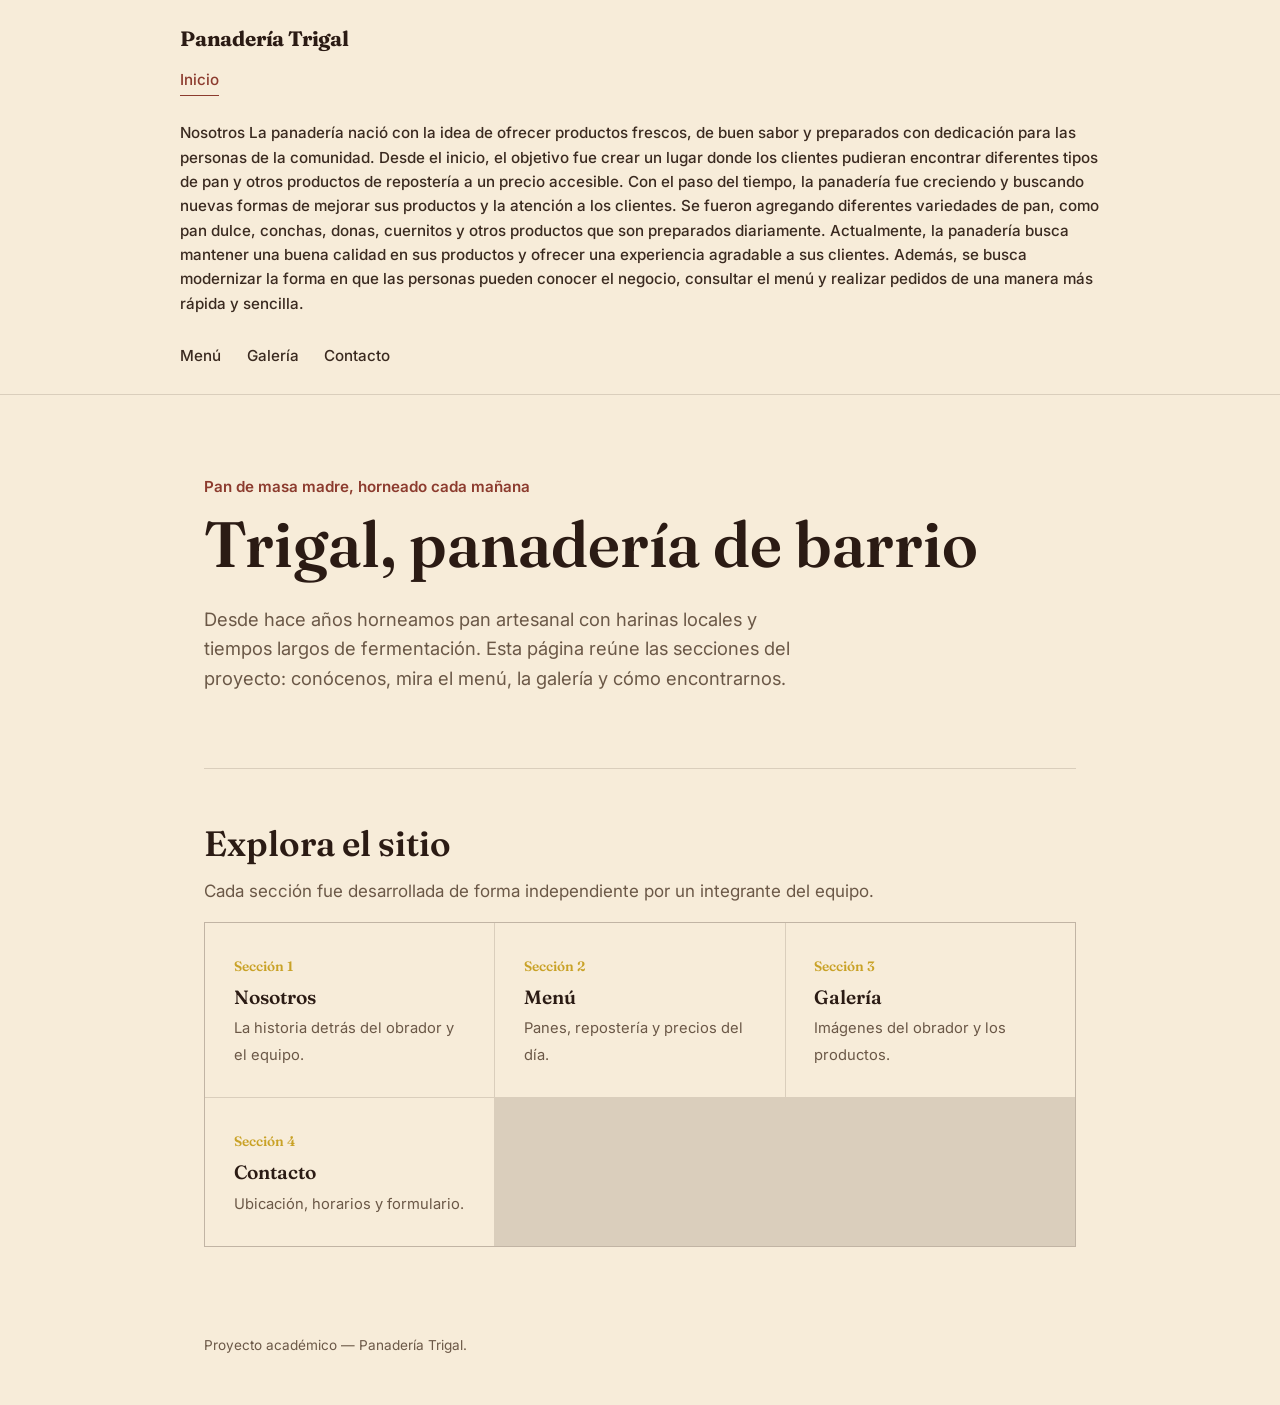
<file: index.html>
<!DOCTYPE html>
<html lang="es">
<head>
<meta charset="UTF-8">
<meta name="viewport" content="width=device-width, initial-scale=1.0">
<title>Panadería Trigal</title>
<link rel="stylesheet" href="css/styles.css">
</head>
<body>

<header class="site-header">
  <div class="nav-wrap">
    <a href="index.html" class="brand">Panadería Trigal</a>
    <nav class="site-nav">
      <a href="index.html" class="active">Inicio</a>
      <a href="seccion1/index.html">Nosotros

        La panadería nació con la idea de ofrecer productos frescos, de buen sabor y preparados con dedicación 
        para las personas de la comunidad. Desde el inicio, el objetivo fue crear un lugar donde los clientes pudieran
         encontrar diferentes tipos de pan y otros productos de repostería a un precio accesible.
Con el paso del tiempo, la panadería fue creciendo y buscando nuevas formas de mejorar sus productos y la atención
 a los clientes. Se fueron agregando diferentes variedades de pan, como pan dulce, conchas, donas, cuernitos y otros 
 productos que son preparados diariamente.
Actualmente, la panadería busca mantener una buena calidad en sus productos y ofrecer una experiencia
 agradable a sus clientes. Además, se busca modernizar la forma en que las personas pueden conocer el negocio, 
 consultar el menú y realizar pedidos de una manera más rápida y sencilla.
      </a>
      <a href="seccion2/index.html">Menú</a>
      <a href="seccion3/index.html">Galería</a>
      <a href="seccion4/index.html">Contacto</a>
    </nav>
  </div>
</header>

<main>

  <section class="hero">
    <p class="kicker">Pan de masa madre, horneado cada mañana</p>
    <h1>Trigal, panadería de barrio</h1>
    <p class="lead">Desde hace años horneamos pan artesanal con harinas locales y tiempos largos de fermentación. Esta página reúne las secciones del proyecto: conócenos, mira el menú, la galería y cómo encontrarnos.</p>
  </section>

  <section>
    <h2>Explora el sitio</h2>
    <p class="muted">Cada sección fue desarrollada de forma independiente por un integrante del equipo.</p>

    <div class="section-grid">
      <a class="section-card" href="seccion1/index.html">
        <span class="num">Sección 1</span>
        <h3>Nosotros</h3>
        <span class="desc">La historia detrás del obrador y el equipo.</span>
      </a>
      <a class="section-card" href="seccion2/index.html">
        <span class="num">Sección 2</span>
        <h3>Menú</h3>
        <span class="desc">Panes, repostería y precios del día.</span>
      </a>
      <a class="section-card" href="seccion3/index.html">
        <span class="num">Sección 3</span>
        <h3>Galería</h3>
        <span class="desc">Imágenes del obrador y los productos.</span>
      </a>
      <a class="section-card" href="seccion4/index.html">
        <span class="num">Sección 4</span>
        <h3>Contacto</h3>
        <span class="desc">Ubicación, horarios y formulario.</span>
      </a>
    </div>
  </section>

</main>

<footer class="site-footer">
  Proyecto académico — Panadería Trigal.
</footer>

</body>
</html>
</file>
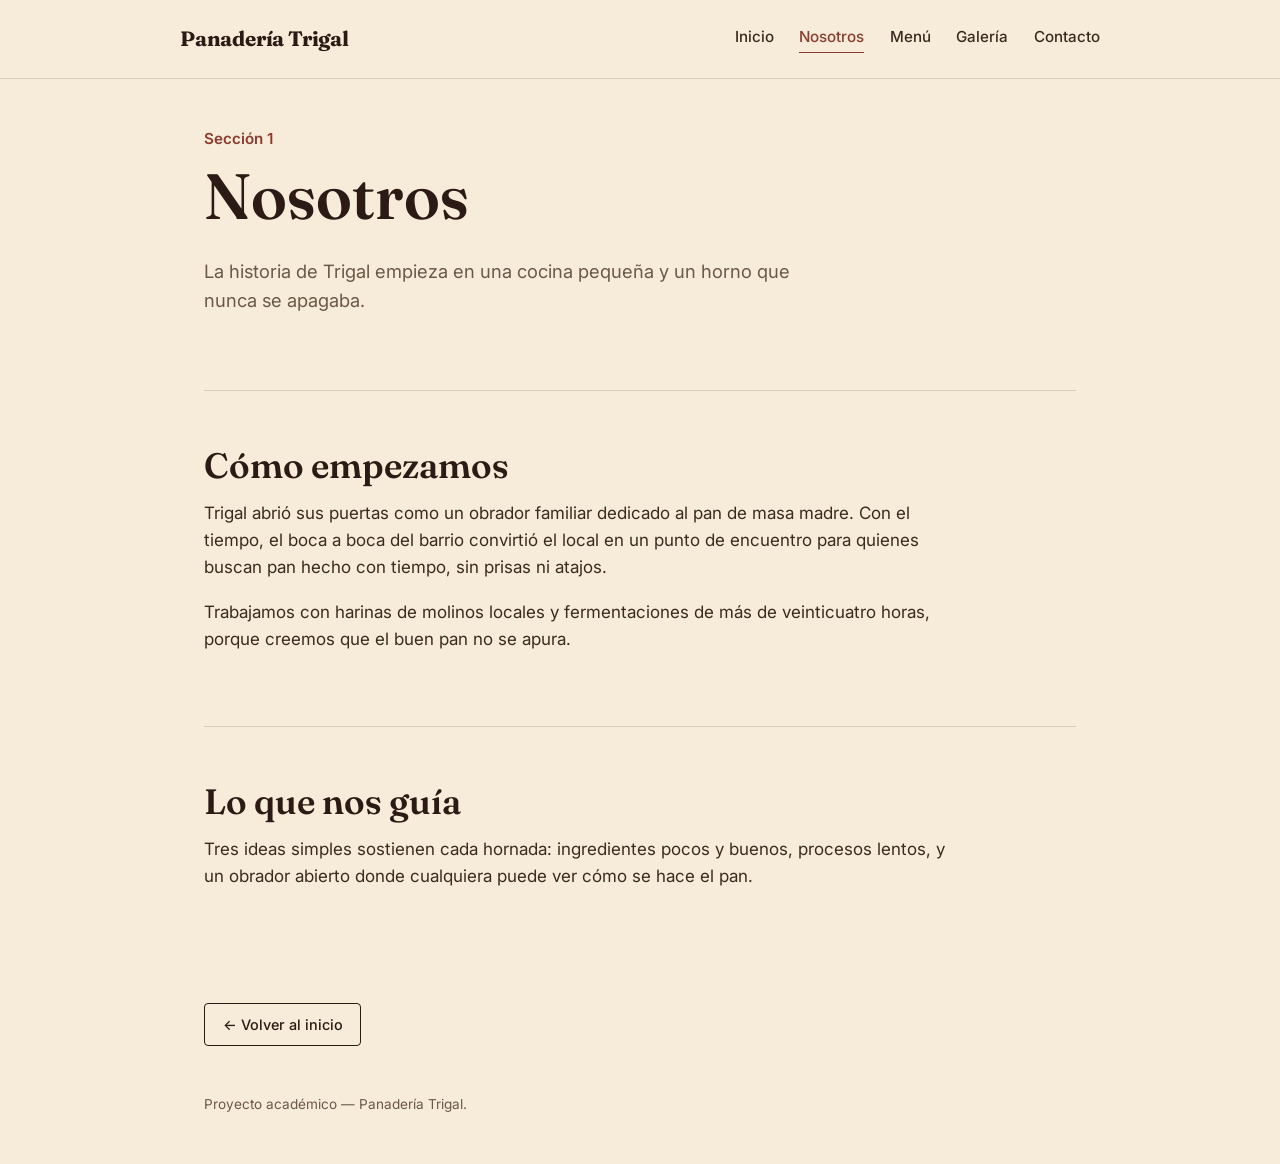
<file: seccion1/index.html>
<!DOCTYPE html>
<html lang="es">
<head>
<meta charset="UTF-8">
<meta name="viewport" content="width=device-width, initial-scale=1.0">
<title>Nosotros — Panadería Trigal</title>
<link rel="stylesheet" href="../css/styles.css">
</head>
<body>

<header class="site-header">
  <div class="nav-wrap">
    <a href="../index.html" class="brand">Panadería Trigal</a>
    <nav class="site-nav">
      <a href="../index.html">Inicio</a>
      <a href="../seccion1/index.html" class="active">Nosotros</a>
      <a href="../seccion2/index.html">Menú</a>
      <a href="../seccion3/index.html">Galería</a>
      <a href="../seccion4/index.html">Contacto</a>
    </nav>
  </div>
</header>

<main>

  <section class="hero" style="padding-top: 3rem;">
    <p class="kicker">Sección 1</p>
    <h1>Nosotros</h1>
    <p class="lead">La historia de Trigal empieza en una cocina pequeña y un horno que nunca se apagaba.</p>
  </section>

  <section>
    <h2>Cómo empezamos</h2>
    <p>Trigal abrió sus puertas como un obrador familiar dedicado al pan de masa madre. Con el tiempo, el boca a boca del barrio convirtió el local en un punto de encuentro para quienes buscan pan hecho con tiempo, sin prisas ni atajos.</p>
    <p>Trabajamos con harinas de molinos locales y fermentaciones de más de veinticuatro horas, porque creemos que el buen pan no se apura.</p>
  </section>

  <section>
    <h2>Lo que nos guía</h2>
    <p>Tres ideas simples sostienen cada hornada: ingredientes pocos y buenos, procesos lentos, y un obrador abierto donde cualquiera puede ver cómo se hace el pan.</p>
  </section>

  <div class="volver-wrap">
    <a href="../index.html" class="volver">← Volver al inicio</a>
  </div>

</main>

<footer class="site-footer">
  Proyecto académico — Panadería Trigal.
</footer>

</body>
</html>
</file>
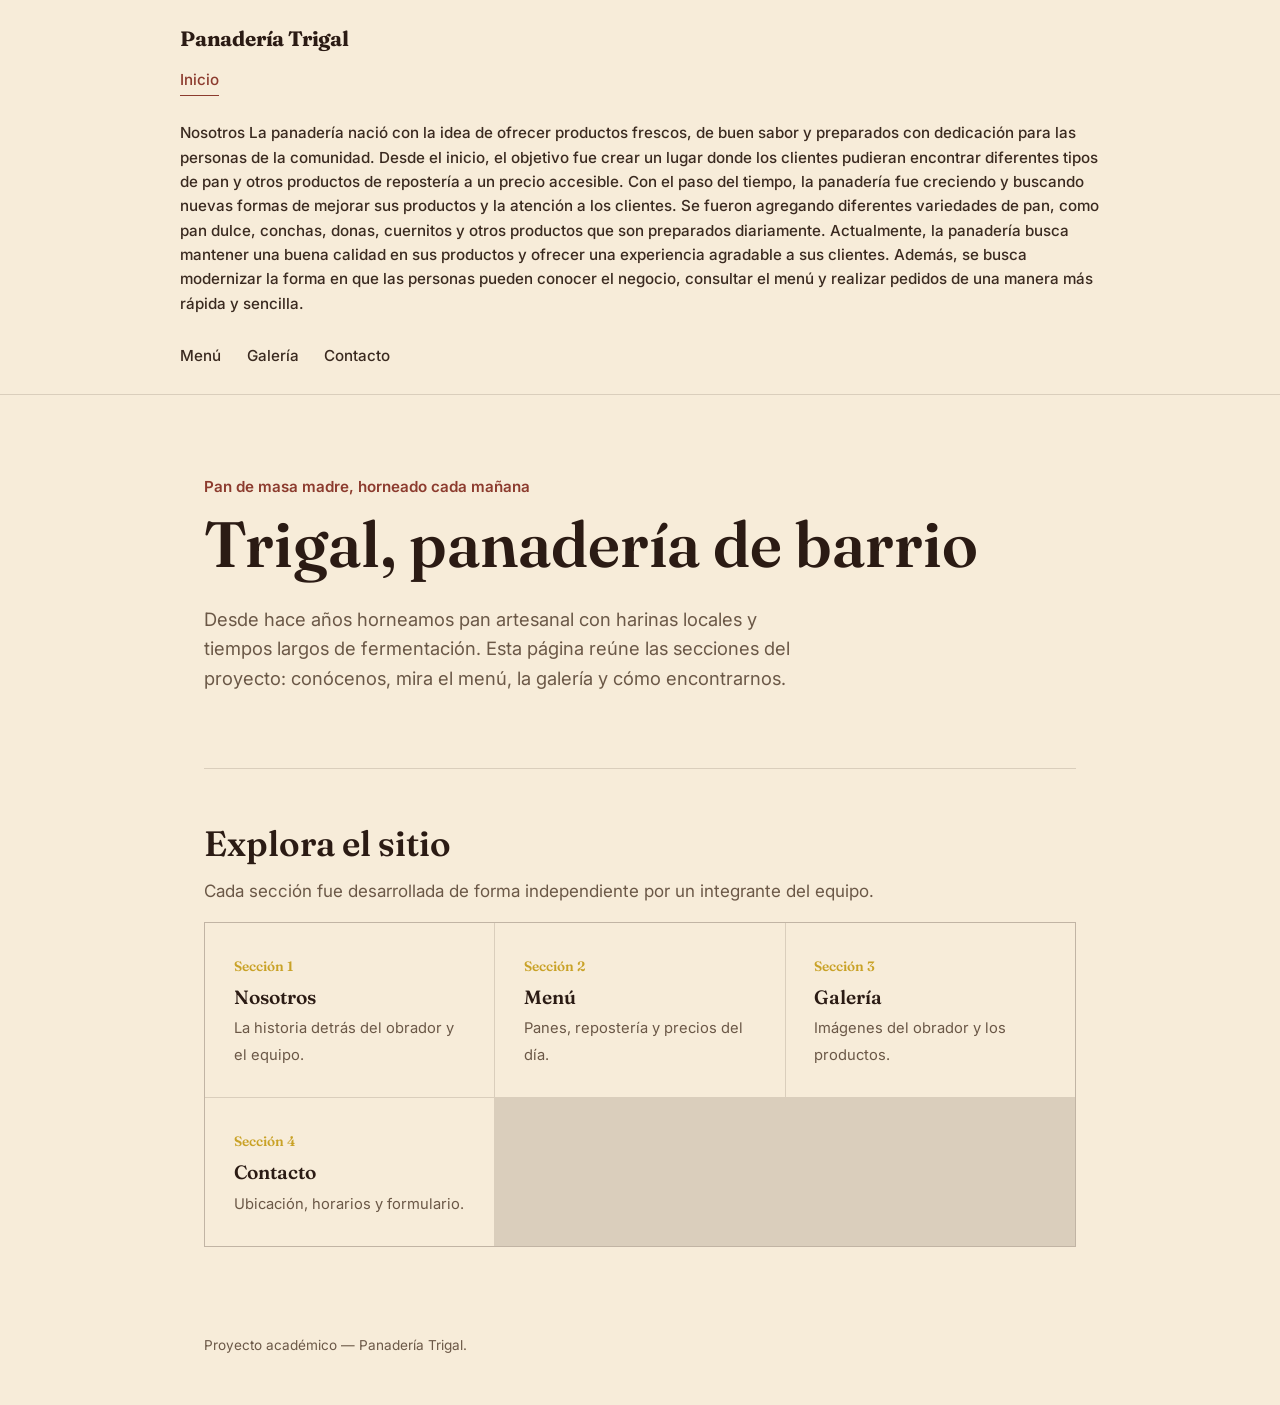
<file: seccion 1.html>
<!DOCTYPE html>
<html lang="es">
<head>
<meta charset="UTF-8">
<meta name="viewport" content="width=device-width, initial-scale=1.0">
<title>Panadería Trigal</title>
<link rel="stylesheet" href="css/styles.css">
</head>
<body>

<header class="site-header">
  <div class="nav-wrap">
    <a href="index.html" class="brand">Panadería Trigal</a>
    <nav class="site-nav">
      <a href="index.html" class="active">Inicio</a>
      <a href="seccion1/index.html">Nosotros

        La panadería nació con la idea de ofrecer productos frescos, de buen sabor y preparados con dedicación 
        para las personas de la comunidad. Desde el inicio, el objetivo fue crear un lugar donde los clientes pudieran
         encontrar diferentes tipos de pan y otros productos de repostería a un precio accesible.
Con el paso del tiempo, la panadería fue creciendo y buscando nuevas formas de mejorar sus productos y la atención
 a los clientes. Se fueron agregando diferentes variedades de pan, como pan dulce, conchas, donas, cuernitos y otros 
 productos que son preparados diariamente.
Actualmente, la panadería busca mantener una buena calidad en sus productos y ofrecer una experiencia
 agradable a sus clientes. Además, se busca modernizar la forma en que las personas pueden conocer el negocio, 
 consultar el menú y realizar pedidos de una manera más rápida y sencilla.
      </a>
      <a href="seccion2/index.html">Menú</a>
      <a href="seccion3/index.html">Galería</a>
      <a href="seccion4/index.html">Contacto</a>
    </nav>
  </div>
</header>

<main>

  <section class="hero">
    <p class="kicker">Pan de masa madre, horneado cada mañana</p>
    <h1>Trigal, panadería de barrio</h1>
    <p class="lead">Desde hace años horneamos pan artesanal con harinas locales y tiempos largos de fermentación. Esta página reúne las secciones del proyecto: conócenos, mira el menú, la galería y cómo encontrarnos.</p>
  </section>

  <section>
    <h2>Explora el sitio</h2>
    <p class="muted">Cada sección fue desarrollada de forma independiente por un integrante del equipo.</p>

    <div class="section-grid">
      <a class="section-card" href="seccion1/index.html">
        <span class="num">Sección 1</span>
        <h3>Nosotros</h3>
        <span class="desc">La historia detrás del obrador y el equipo.</span>
      </a>
      <a class="section-card" href="seccion2/index.html">
        <span class="num">Sección 2</span>
        <h3>Menú</h3>
        <span class="desc">Panes, repostería y precios del día.</span>
      </a>
      <a class="section-card" href="seccion3/index.html">
        <span class="num">Sección 3</span>
        <h3>Galería</h3>
        <span class="desc">Imágenes del obrador y los productos.</span>
      </a>
      <a class="section-card" href="seccion4/index.html">
        <span class="num">Sección 4</span>
        <h3>Contacto</h3>
        <span class="desc">Ubicación, horarios y formulario.</span>
      </a>
    </div>
  </section>

</main>

<footer class="site-footer">
  Proyecto académico — Panadería Trigal.
</footer>

</body>
</html>
</file>
<file: css/styles.css>
/* ============================================
   Panadería Trigal — Hoja de estilos compartida
   ============================================ */

@import url('https://fonts.googleapis.com/css2?family=Fraunces:opsz,wght@9..144,400;9..144,600;9..144,700&family=Inter:wght@400;500;600&display=swap');

:root{
  --espresso: #2B1B14;
  --flour: #F7ECD9;
  --mustard: #C9A227;
  --brick: #8C3B2E;
  --text: #3A2A20;
  --text-soft: #6B5847;
  --line: rgba(43,27,20,0.14);
  --radius: 4px;
  --max-width: 920px;
}

*{ box-sizing: border-box; }

html{ scroll-behavior: smooth; }

body{
  margin: 0;
  background: var(--flour);
  color: var(--text);
  font-family: 'Inter', system-ui, sans-serif;
  font-size: 17px;
  line-height: 1.6;
  -webkit-font-smoothing: antialiased;
}

h1, h2, h3{
  font-family: 'Fraunces', Georgia, serif;
  color: var(--espresso);
  line-height: 1.1;
  margin: 0 0 0.4em;
}

h1{ font-size: clamp(2.4rem, 6vw, 4rem); font-weight: 600; }
h2{ font-size: clamp(1.6rem, 4vw, 2.2rem); font-weight: 600; }
h3{ font-size: 1.2rem; font-weight: 600; }

p{ margin: 0 0 1em; color: var(--text); max-width: 68ch; }
.muted{ color: var(--text-soft); }

a{ color: var(--brick); }

/* --- Header / navegación --- */
header.site-header{
  border-bottom: 1px solid var(--line);
  padding: 1.4rem 1.5rem;
}

.nav-wrap{
  max-width: var(--max-width);
  margin: 0 auto;
  display: flex;
  align-items: center;
  justify-content: space-between;
  flex-wrap: wrap;
  gap: 0.8rem;
}

.brand{
  font-family: 'Fraunces', serif;
  font-weight: 700;
  font-size: 1.3rem;
  color: var(--espresso);
  text-decoration: none;
  letter-spacing: -0.01em;
}

nav.site-nav{
  display: flex;
  gap: 1.6rem;
  flex-wrap: wrap;
}

nav.site-nav a{
  text-decoration: none;
  color: var(--text);
  font-size: 0.95rem;
  font-weight: 500;
  padding-bottom: 2px;
  border-bottom: 1px solid transparent;
  transition: border-color 0.15s ease, color 0.15s ease;
}

nav.site-nav a:hover,
nav.site-nav a.active{
  color: var(--brick);
  border-bottom-color: var(--brick);
}

/* --- Contenedor general --- */
main{
  max-width: var(--max-width);
  margin: 0 auto;
  padding: 0 1.5rem;
}

/* --- Hero (solo index) --- */
.hero{
  padding: 5rem 0 3.5rem;
  border-bottom: 1px solid var(--line);
}

.hero .kicker{
  color: var(--brick);
  font-weight: 600;
  font-size: 0.95rem;
  margin-bottom: 0.6rem;
}

.hero p.lead{
  font-size: 1.15rem;
  color: var(--text-soft);
  max-width: 52ch;
}

/* --- Secciones de contenido --- */
section{
  padding: 3.5rem 0;
  border-bottom: 1px solid var(--line);
}

section:last-of-type{ border-bottom: none; }

/* --- Tarjetas de enlace a secciones (index) --- */
.section-grid{
  display: grid;
  grid-template-columns: repeat(auto-fit, minmax(220px, 1fr));
  gap: 1px;
  background: var(--line);
  border: 1px solid var(--line);
  margin-top: 1rem;
}

.section-card{
  background: var(--flour);
  padding: 1.8rem;
  text-decoration: none;
  display: block;
  transition: background 0.15s ease;
}

.section-card:hover{ background: #f0e4cb; }

.section-card .num{
  font-family: 'Fraunces', serif;
  font-size: 0.85rem;
  color: var(--mustard);
  font-weight: 600;
}

.section-card h3{ margin: 0.5rem 0 0.4rem; color: var(--espresso); }
.section-card span.desc{ color: var(--text-soft); font-size: 0.92rem; }

/* --- Botón volver --- */
.volver{
  display: inline-flex;
  align-items: center;
  gap: 0.4rem;
  text-decoration: none;
  color: var(--espresso);
  background: transparent;
  border: 1px solid var(--espresso);
  padding: 0.55rem 1.1rem;
  border-radius: var(--radius);
  font-size: 0.9rem;
  font-weight: 500;
  transition: background 0.15s ease, color 0.15s ease;
}

.volver:hover{
  background: var(--espresso);
  color: var(--flour);
}

.volver-wrap{
  padding: 2.5rem 0 1rem;
}

/* --- Listas de producto / horarios --- */
.item-list{
  list-style: none;
  margin: 0;
  padding: 0;
}

.item-list li{
  display: flex;
  justify-content: space-between;
  gap: 1rem;
  padding: 0.9rem 0;
  border-bottom: 1px solid var(--line);
}

.item-list li:last-child{ border-bottom: none; }

.item-list .item-price{
  color: var(--brick);
  font-weight: 600;
  white-space: nowrap;
}

/* --- Galería --- */
.gallery-grid{
  display: grid;
  grid-template-columns: repeat(auto-fit, minmax(160px, 1fr));
  gap: 0.9rem;
  margin-top: 1rem;
}

.gallery-grid .ph{
  aspect-ratio: 4/3;
  background: linear-gradient(135deg, #e8d6ae, #d8bd85);
  display: flex;
  align-items: center;
  justify-content: center;
  color: var(--espresso);
  font-family: 'Fraunces', serif;
  font-size: 0.85rem;
  border-radius: var(--radius);
}

/* --- Formulario de contacto --- */
form.contact-form{
  display: flex;
  flex-direction: column;
  gap: 1rem;
  max-width: 480px;
  margin-top: 1rem;
}

form.contact-form label{
  font-size: 0.88rem;
  font-weight: 500;
  color: var(--text-soft);
  display: flex;
  flex-direction: column;
  gap: 0.4rem;
}

form.contact-form input,
form.contact-form textarea{
  font-family: inherit;
  font-size: 0.95rem;
  padding: 0.65rem 0.8rem;
  border: 1px solid var(--line);
  border-radius: var(--radius);
  background: #fff;
  color: var(--text);
}

form.contact-form button{
  align-self: flex-start;
  background: var(--brick);
  color: var(--flour);
  border: none;
  padding: 0.7rem 1.4rem;
  border-radius: var(--radius);
  font-weight: 600;
  font-size: 0.95rem;
  cursor: pointer;
  transition: background 0.15s ease;
}

form.contact-form button:hover{ background: #712d22; }

/* --- Footer --- */
footer.site-footer{
  max-width: var(--max-width);
  margin: 0 auto;
  padding: 2rem 1.5rem 3rem;
  color: var(--text-soft);
  font-size: 0.85rem;
}

/* --- Responsive --- */
@media (max-width: 560px){
  .hero{ padding: 3rem 0 2rem; }
  section{ padding: 2.4rem 0; }
}
</file>
